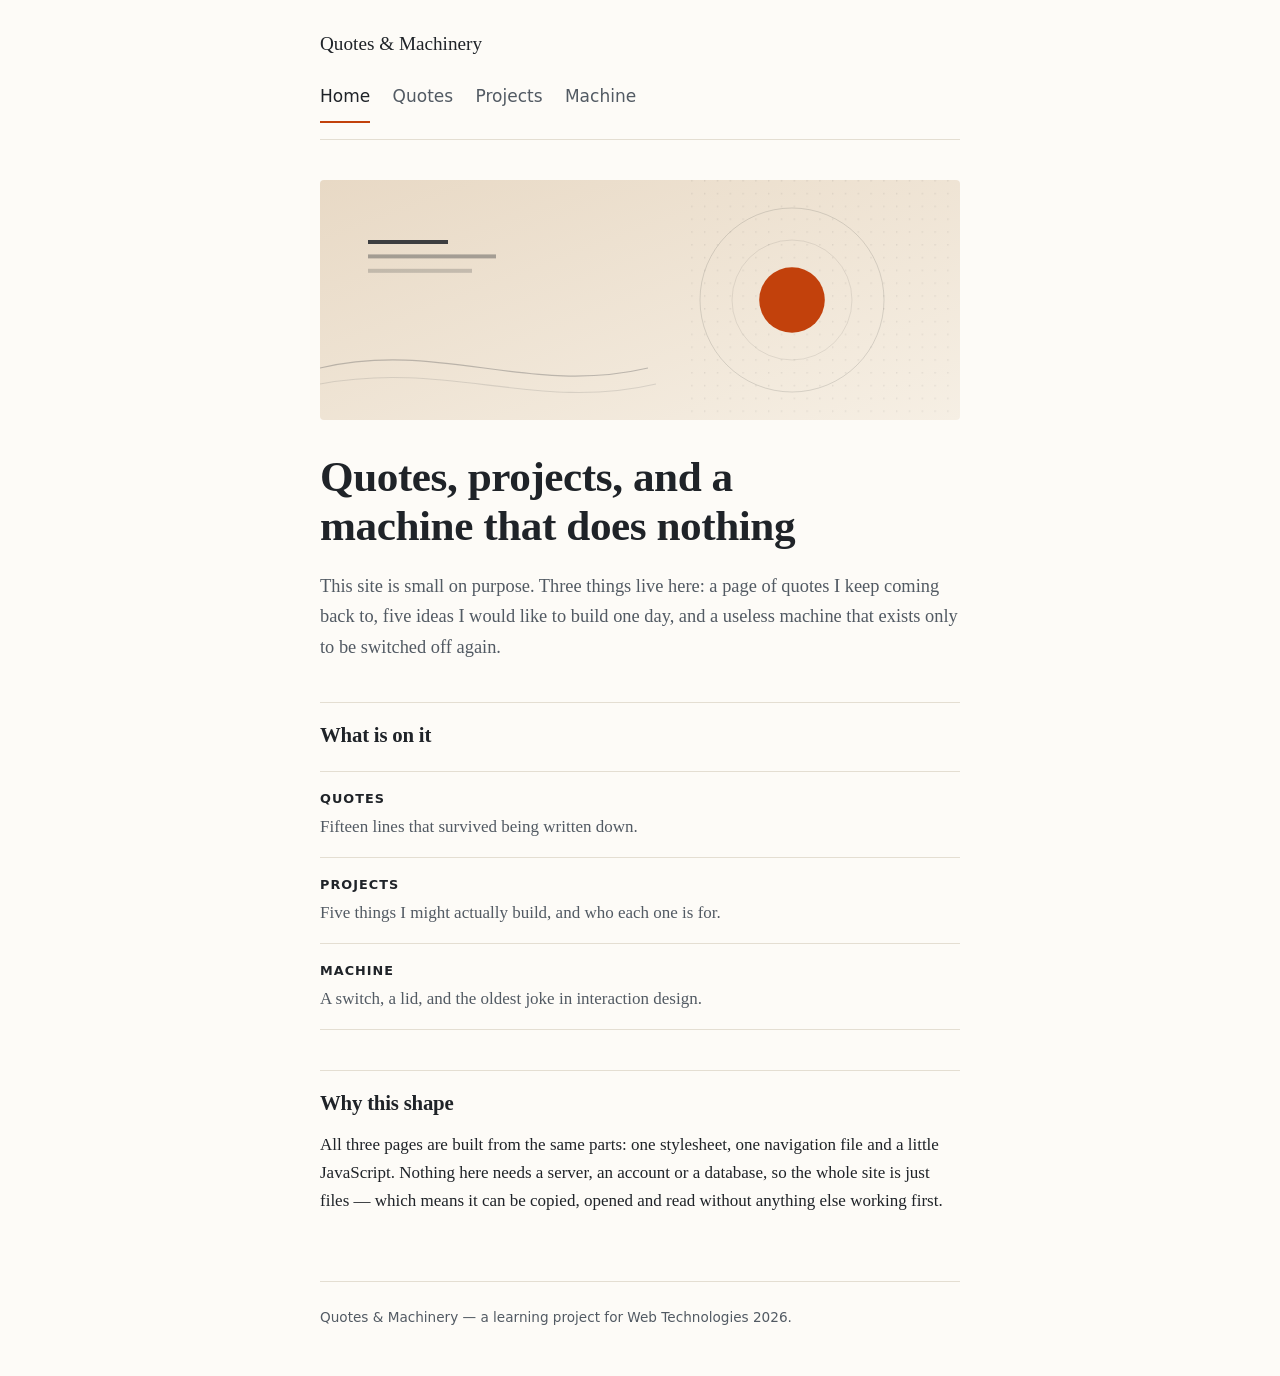
<file: index.html>
<!doctype html>
<html lang="en">
<head>
  <meta charset="utf-8">
  <meta name="viewport" content="width=device-width, initial-scale=1">
  <title>Quotes &amp; Machinery — my site</title>
  <meta name="description" content="A small personal site: quotes worth keeping, five things I want to build, and a machine that does nothing at all.">
  <meta property="og:title" content="Quotes &amp; Machinery — my site">
  <meta property="og:description" content="Fifteen quotes, five project ideas, and a machine that does nothing at all.">
  <meta property="og:url" content="https://hzxyf.github.io/my-site/">
  <meta property="og:type" content="website">
  <meta property="og:site_name" content="Quotes &amp; Machinery">
  <meta property="og:image" content="https://hzxyf.github.io/my-site/images/og-image.jpg">
  <meta name="twitter:card" content="summary_large_image">
  <link rel="icon" href="favicon-32.png" sizes="32x32">
  <link rel="apple-touch-icon" href="apple-touch-icon.png">
  <link rel="stylesheet" href="style.css">
</head>
<body>
  <header class="site-header">
    <a class="brand" href="index.html">Quotes &amp; Machinery</a>
    <nav aria-label="Primary" data-nav></nav>
  </header>

  <main id="main">
    <img class="hero" src="images/hero.svg"
         alt="Abstract illustration: overlapping circles and a warm diagonal field, with a deep orange dot at the centre.">

    <h1>Quotes, projects, and a machine that does nothing</h1>

    <p class="lede">
      This site is small on purpose. Three things live here: a page of quotes I keep
      coming back to, five ideas I would like to build one day, and a useless machine
      that exists only to be switched off again.
    </p>

    <h2>What is on it</h2>

    <ul class="index-list">
      <li>
        <a href="quotes.html">
          <strong>Quotes</strong>
          <span>Fifteen lines that survived being written down.</span>
        </a>
      </li>
      <li>
        <a href="project.html">
          <strong>Projects</strong>
          <span>Five things I might actually build, and who each one is for.</span>
        </a>
      </li>
      <li>
        <a href="machine.html">
          <strong>Machine</strong>
          <span>A switch, a lid, and the oldest joke in interaction design.</span>
        </a>
      </li>
    </ul>

    <h2>Why this shape</h2>

    <p>
      All three pages are built from the same parts: one stylesheet, one navigation file
      and a little JavaScript. Nothing here needs a server, an account or a database, so
      the whole site is just files — which means it can be copied, opened and read
      without anything else working first.
    </p>
  </main>

  <footer class="site-footer">
    <p>Quotes &amp; Machinery — a learning project for Web Technologies 2026.</p>
  </footer>

  <script src="nav.js" defer></script>
</body>
</html>
</file>
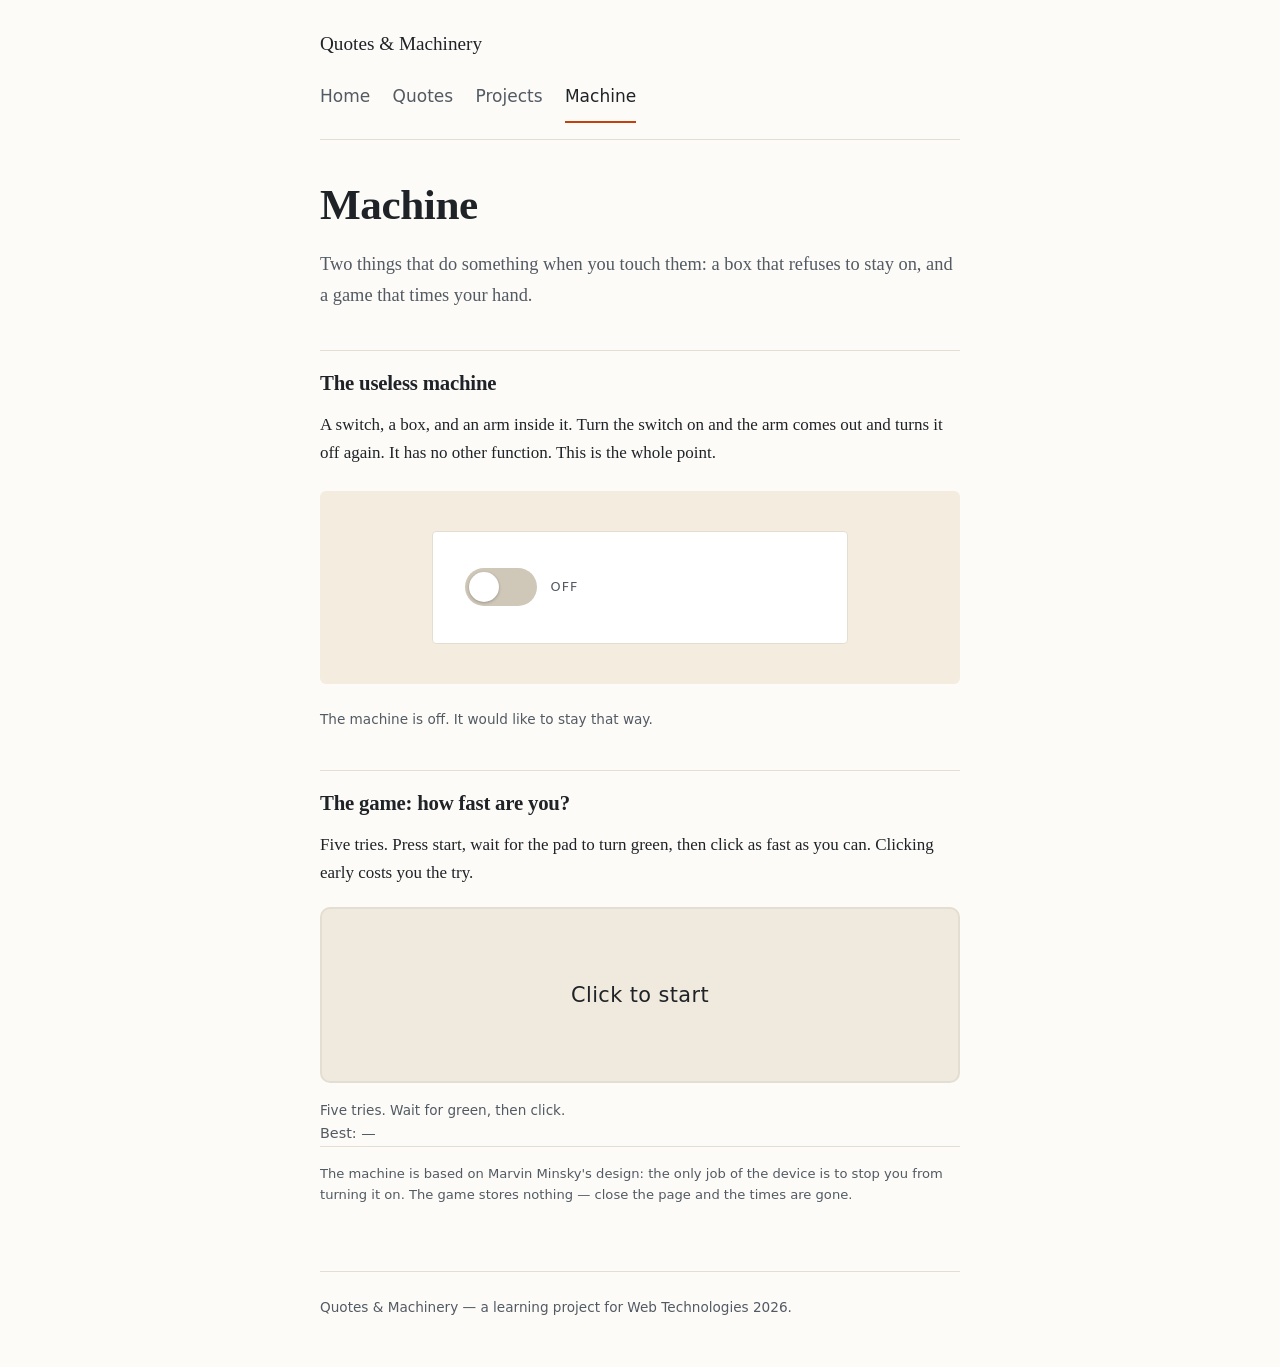
<file: machine.html>
<!doctype html>
<html lang="en">
<head>
  <meta charset="utf-8">
  <meta name="viewport" content="width=device-width, initial-scale=1">
  <title>Machine — Quotes &amp; Machinery</title>
  <meta name="description" content="A useless machine that switches itself off, and a small game that measures how fast you click.">
  <meta property="og:title" content="Machine — Quotes &amp; Machinery">
  <meta property="og:description" content="Fifteen quotes, five project ideas, and a machine that does nothing at all.">
  <meta property="og:url" content="https://hzxyf.github.io/my-site/machine.html">
  <meta property="og:type" content="website">
  <meta property="og:site_name" content="Quotes &amp; Machinery">
  <meta property="og:image" content="https://hzxyf.github.io/my-site/images/og-image.jpg">
  <meta name="twitter:card" content="summary_large_image">
  <link rel="icon" href="favicon-32.png" sizes="32x32">
  <link rel="apple-touch-icon" href="apple-touch-icon.png">
  <link rel="stylesheet" href="style.css">
</head>
<body>
  <header class="site-header">
    <a class="brand" href="index.html">Quotes &amp; Machinery</a>
    <nav aria-label="Primary" data-nav></nav>
  </header>

  <main id="main">
    <h1>Machine</h1>

    <p class="lede">
      Two things that do something when you touch them: a box that refuses to stay on,
      and a game that times your hand.
    </p>

    <section class="machine" aria-labelledby="machine-h">
      <h2 id="machine-h">The useless machine</h2>

      <p>
        A switch, a box, and an arm inside it. Turn the switch on and the arm comes out
        and turns it off again. It has no other function. This is the whole point.
      </p>

      <div class="machine__stage">
        <div class="machine__box">
          <button class="switch" type="button" role="switch" aria-checked="false"
                  id="machine-toggle" aria-describedby="machine-status">
            <span class="switch__track"><span class="switch__knob"></span></span>
            <span class="switch__label">Off</span>
          </button>
          <div class="machine__arm" aria-hidden="true"></div>
        </div>
      </div>

      <p id="machine-status" class="status" role="status">
        The machine is off. It would like to stay that way.
      </p>
    </section>

    <section class="game" aria-labelledby="game-h">
      <h2 id="game-h">The game: how fast are you?</h2>

      <p>
        Five tries. Press start, wait for the pad to turn green, then click as fast as
        you can. Clicking early costs you the try.
      </p>

      <button class="game__pad game__pad--idle" type="button" id="game-pad">
        Click to start
      </button>

      <p id="game-status" class="status" role="status">
        Five tries. Wait for green, then click.
      </p>

      <p class="game__best">Best: <span id="game-best">—</span></p>
    </section>

    <p class="note">
      The machine is based on Marvin Minsky's design: the only job of the device is to
      stop you from turning it on. The game stores nothing — close the page and the
      times are gone.
    </p>
  </main>

  <footer class="site-footer">
    <p>Quotes &amp; Machinery — a learning project for Web Technologies 2026.</p>
  </footer>

  <script src="nav.js" defer></script>
  <script src="machine.js" defer></script>
</body>
</html>
</file>
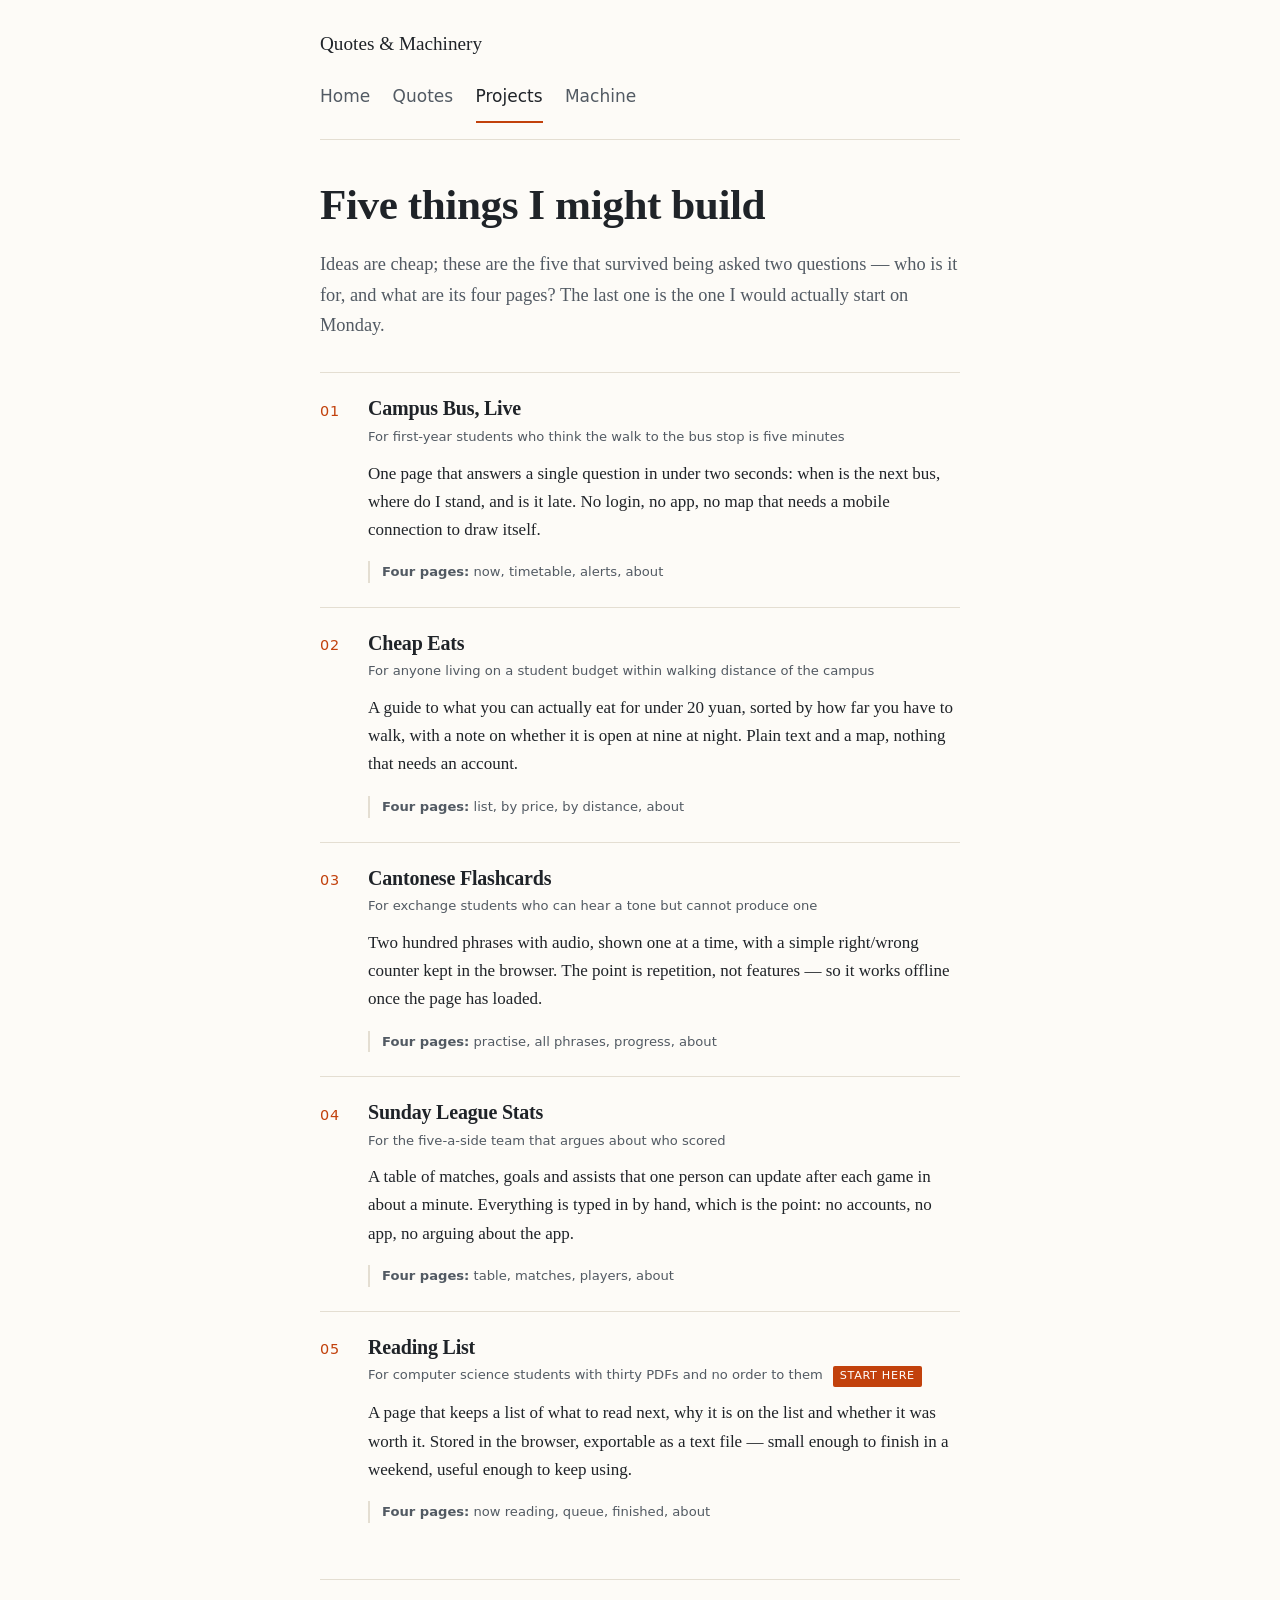
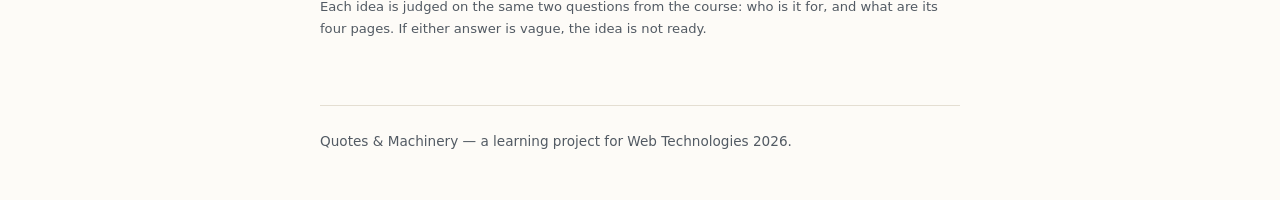
<file: project.html>
<!doctype html>
<html lang="en">
<head>
  <meta charset="utf-8">
  <meta name="viewport" content="width=device-width, initial-scale=1">
  <title>Projects — Quotes &amp; Machinery</title>
  <meta name="description" content="Five things I might build, who each one is for, and what its four pages would be.">
  <meta property="og:title" content="Projects — Quotes &amp; Machinery">
  <meta property="og:description" content="Fifteen quotes, five project ideas, and a machine that does nothing at all.">
  <meta property="og:url" content="https://hzxyf.github.io/my-site/project.html">
  <meta property="og:type" content="website">
  <meta property="og:site_name" content="Quotes &amp; Machinery">
  <meta property="og:image" content="https://hzxyf.github.io/my-site/images/og-image.jpg">
  <meta name="twitter:card" content="summary_large_image">
  <link rel="icon" href="favicon-32.png" sizes="32x32">
  <link rel="apple-touch-icon" href="apple-touch-icon.png">
  <link rel="stylesheet" href="style.css">
</head>
<body>
  <header class="site-header">
    <a class="brand" href="index.html">Quotes &amp; Machinery</a>
    <nav aria-label="Primary" data-nav></nav>
  </header>

  <main id="main">
    <h1>Five things I might build</h1>

    <p class="lede">
      Ideas are cheap; these are the five that survived being asked two questions —
      who is it for, and what are its four pages? The last one is the one I would
      actually start on Monday.
    </p>

    <ol class="idea-list">
      <li>
        <article>
          <h2>Campus Bus, Live</h2>
          <p class="meta">For first-year students who think the walk to the bus stop is five minutes</p>
          <p>
            One page that answers a single question in under two seconds: when is the
            next bus, where do I stand, and is it late. No login, no app, no map that
            needs a mobile connection to draw itself.
          </p>
          <p class="pages"><strong>Four pages:</strong> now, timetable, alerts, about</p>
        </article>
      </li>

      <li>
        <article>
          <h2>Cheap Eats</h2>
          <p class="meta">For anyone living on a student budget within walking distance of the campus</p>
          <p>
            A guide to what you can actually eat for under 20 yuan, sorted by how far
            you have to walk, with a note on whether it is open at nine at night. Plain
            text and a map, nothing that needs an account.
          </p>
          <p class="pages"><strong>Four pages:</strong> list, by price, by distance, about</p>
        </article>
      </li>

      <li>
        <article>
          <h2>Cantonese Flashcards</h2>
          <p class="meta">For exchange students who can hear a tone but cannot produce one</p>
          <p>
            Two hundred phrases with audio, shown one at a time, with a simple
            right/wrong counter kept in the browser. The point is repetition, not
            features — so it works offline once the page has loaded.
          </p>
          <p class="pages"><strong>Four pages:</strong> practise, all phrases, progress, about</p>
        </article>
      </li>

      <li>
        <article>
          <h2>Sunday League Stats</h2>
          <p class="meta">For the five-a-side team that argues about who scored</p>
          <p>
            A table of matches, goals and assists that one person can update after each
            game in about a minute. Everything is typed in by hand, which is the point:
            no accounts, no app, no arguing about the app.
          </p>
          <p class="pages"><strong>Four pages:</strong> table, matches, players, about</p>
        </article>
      </li>

      <li>
        <article>
          <h2>Reading List</h2>
          <p class="meta">For computer science students with thirty PDFs and no order to them <span class="tag">start here</span></p>
          <p>
            A page that keeps a list of what to read next, why it is on the list and
            whether it was worth it. Stored in the browser, exportable as a text file —
            small enough to finish in a weekend, useful enough to keep using.
          </p>
          <p class="pages"><strong>Four pages:</strong> now reading, queue, finished, about</p>
        </article>
      </li>
    </ol>

    <p class="note">
      Each idea is judged on the same two questions from the course: who is it for, and
      what are its four pages. If either answer is vague, the idea is not ready.
    </p>
  </main>

  <footer class="site-footer">
    <p>Quotes &amp; Machinery — a learning project for Web Technologies 2026.</p>
  </footer>

  <script src="nav.js" defer></script>
</body>
</html>
</file>
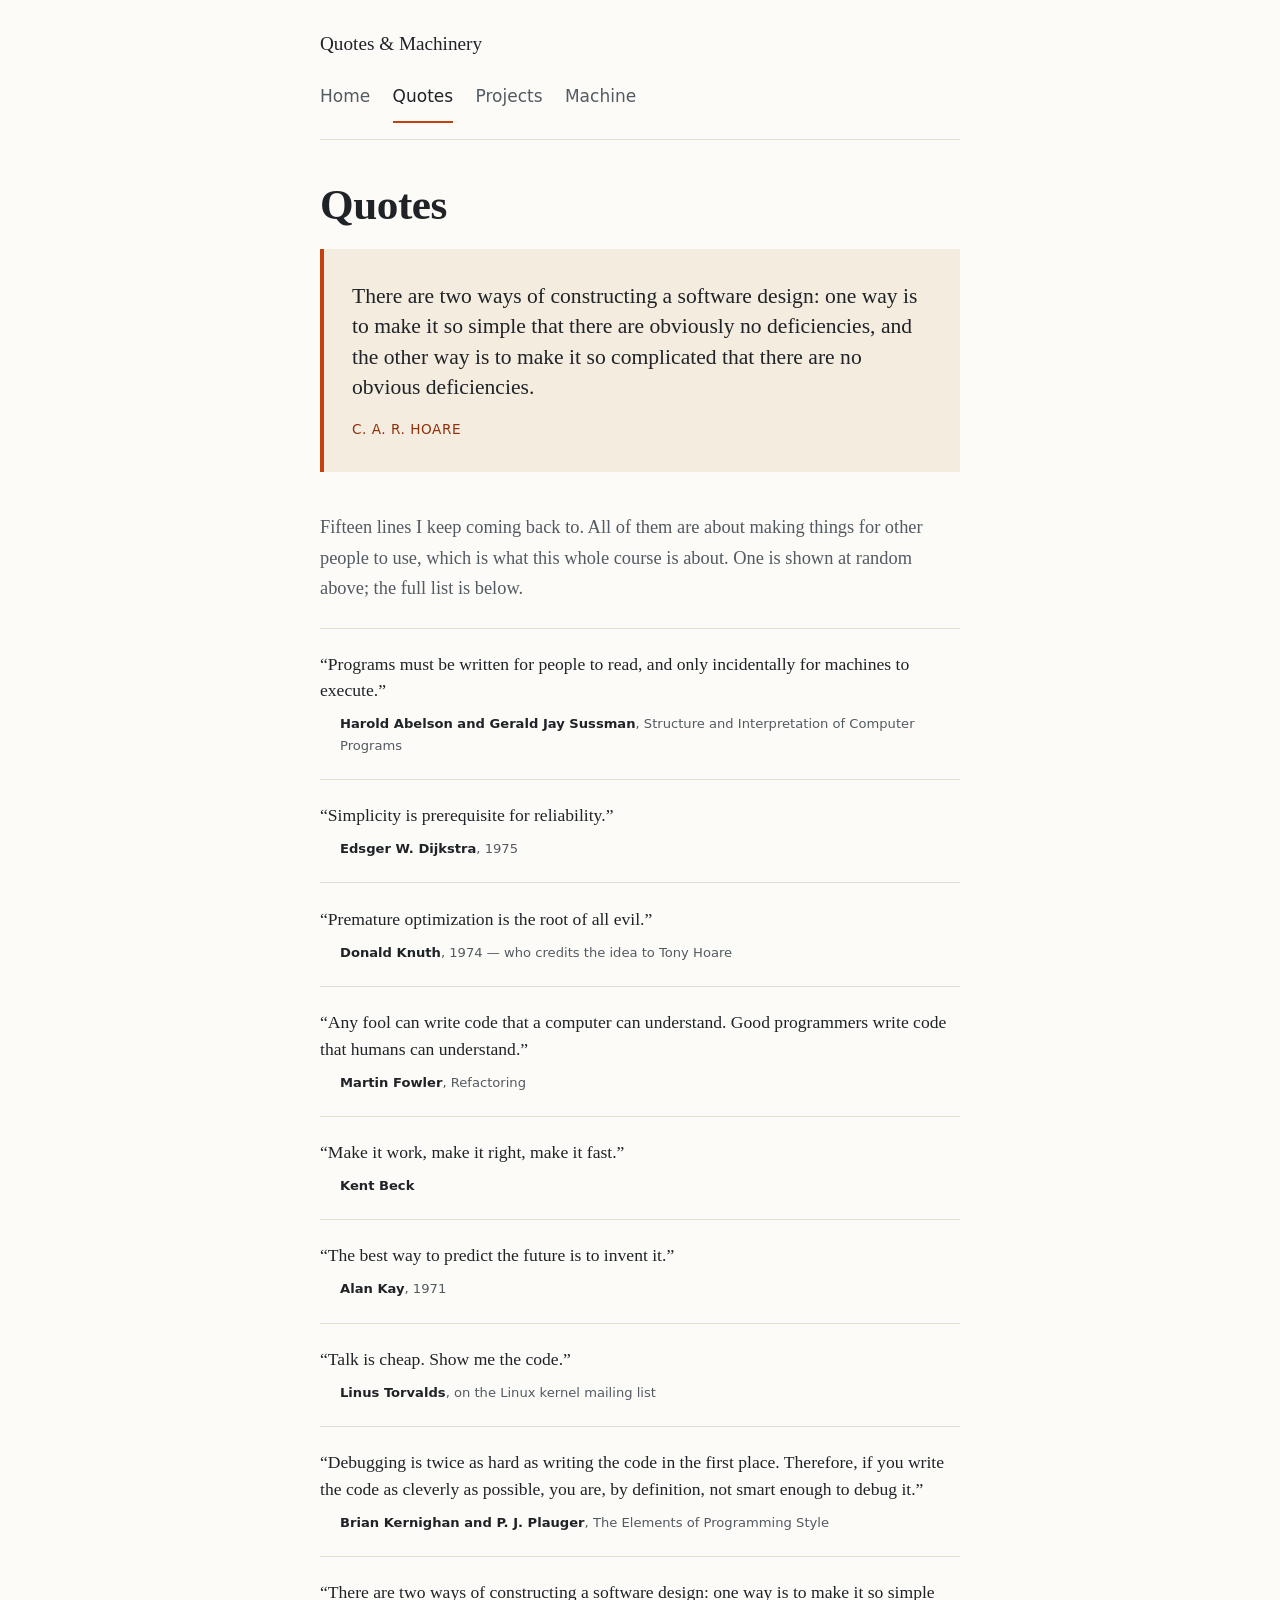
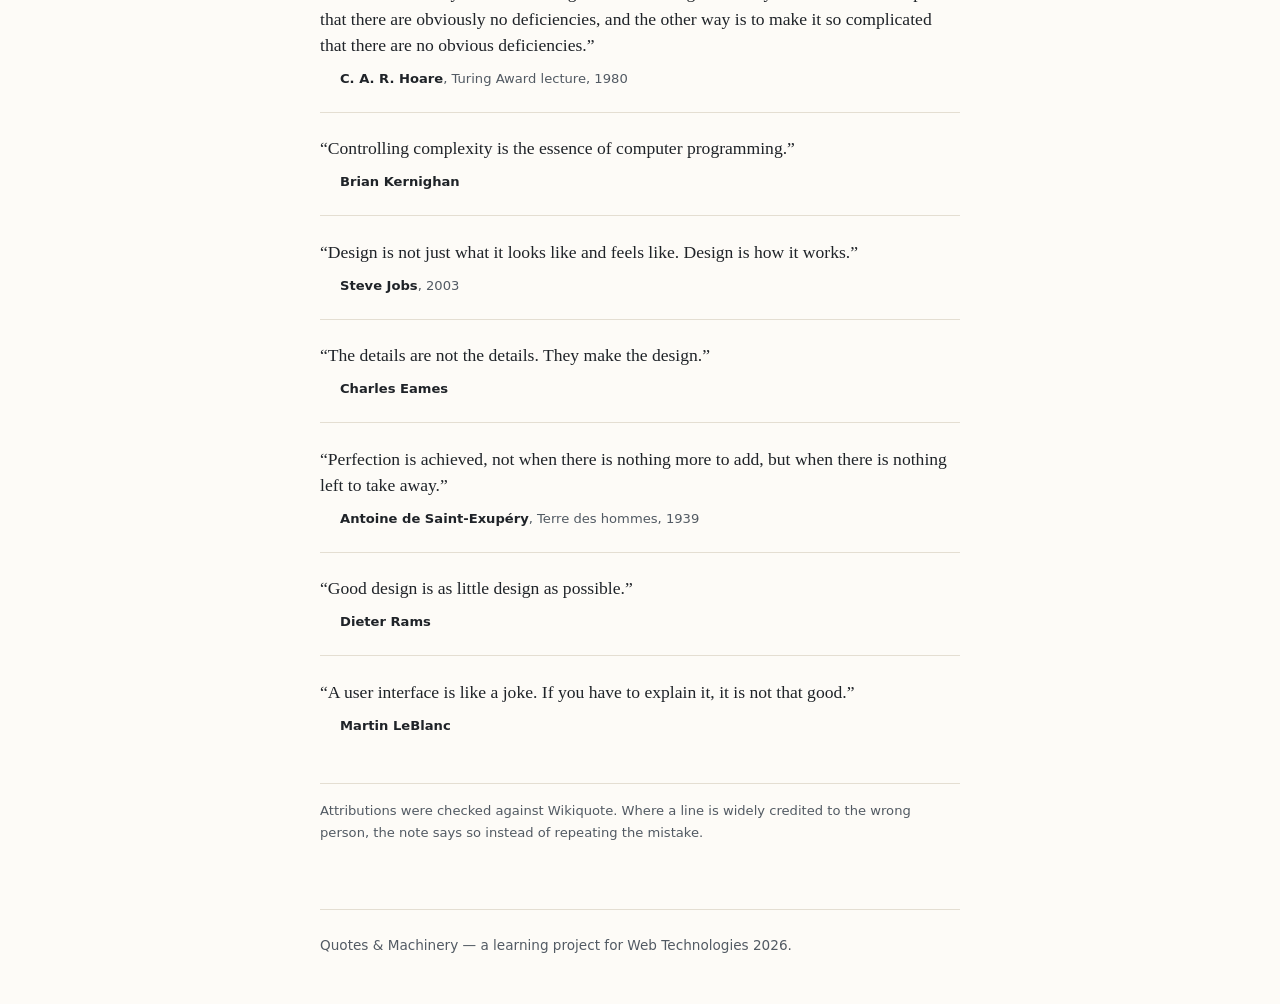
<file: quotes.html>
<!doctype html>
<html lang="en">
<head>
  <meta charset="utf-8">
  <meta name="viewport" content="width=device-width, initial-scale=1">
  <title>Quotes — Quotes &amp; Machinery</title>
  <meta name="description" content="Fifteen quotes about writing software, kept because they are still true.">
  <meta property="og:title" content="Quotes — Quotes &amp; Machinery">
  <meta property="og:description" content="Fifteen quotes, five project ideas, and a machine that does nothing at all.">
  <meta property="og:url" content="https://hzxyf.github.io/my-site/quotes.html">
  <meta property="og:type" content="website">
  <meta property="og:site_name" content="Quotes &amp; Machinery">
  <meta property="og:image" content="https://hzxyf.github.io/my-site/images/og-image.jpg">
  <meta name="twitter:card" content="summary_large_image">
  <link rel="icon" href="favicon-32.png" sizes="32x32">
  <link rel="apple-touch-icon" href="apple-touch-icon.png">
  <link rel="stylesheet" href="style.css">
</head>
<body>
  <header class="site-header">
    <a class="brand" href="index.html">Quotes &amp; Machinery</a>
    <nav aria-label="Primary" data-nav></nav>
  </header>

  <main id="main">
    <h1>Quotes</h1>

    <div class="quote-hero">
      <p class="quote-hero__text" id="random-quote">
        Programs must be written for people to read, and only incidentally for
        machines to execute.
      </p>
      <p class="quote-hero__author" id="random-author">
        Harold Abelson and Gerald Jay Sussman
      </p>
    </div>

    <p class="lede">
      Fifteen lines I keep coming back to. All of them are about making things for
      other people to use, which is what this whole course is about. One is shown at
      random above; the full list is below.
    </p>

    <ol class="quote-list">
      <li>
        <blockquote>
          <p>Programs must be written for people to read, and only incidentally for machines to execute.</p>
          <footer><cite>Harold Abelson and Gerald Jay Sussman</cite>, Structure and Interpretation of Computer Programs</footer>
        </blockquote>
      </li>
      <li>
        <blockquote>
          <p>Simplicity is prerequisite for reliability.</p>
          <footer><cite>Edsger W. Dijkstra</cite>, 1975</footer>
        </blockquote>
      </li>
      <li>
        <blockquote>
          <p>Premature optimization is the root of all evil.</p>
          <footer><cite>Donald Knuth</cite>, 1974 — who credits the idea to Tony Hoare</footer>
        </blockquote>
      </li>
      <li>
        <blockquote>
          <p>Any fool can write code that a computer can understand. Good programmers write code that humans can understand.</p>
          <footer><cite>Martin Fowler</cite>, Refactoring</footer>
        </blockquote>
      </li>
      <li>
        <blockquote>
          <p>Make it work, make it right, make it fast.</p>
          <footer><cite>Kent Beck</cite></footer>
        </blockquote>
      </li>
      <li>
        <blockquote>
          <p>The best way to predict the future is to invent it.</p>
          <footer><cite>Alan Kay</cite>, 1971</footer>
        </blockquote>
      </li>
      <li>
        <blockquote>
          <p>Talk is cheap. Show me the code.</p>
          <footer><cite>Linus Torvalds</cite>, on the Linux kernel mailing list</footer>
        </blockquote>
      </li>
      <li>
        <blockquote>
          <p>Debugging is twice as hard as writing the code in the first place. Therefore, if you write the code as cleverly as possible, you are, by definition, not smart enough to debug it.</p>
          <footer><cite>Brian Kernighan and P. J. Plauger</cite>, The Elements of Programming Style</footer>
        </blockquote>
      </li>
      <li>
        <blockquote>
          <p>There are two ways of constructing a software design: one way is to make it so simple that there are obviously no deficiencies, and the other way is to make it so complicated that there are no obvious deficiencies.</p>
          <footer><cite>C. A. R. Hoare</cite>, Turing Award lecture, 1980</footer>
        </blockquote>
      </li>
      <li>
        <blockquote>
          <p>Controlling complexity is the essence of computer programming.</p>
          <footer><cite>Brian Kernighan</cite></footer>
        </blockquote>
      </li>
      <li>
        <blockquote>
          <p>Design is not just what it looks like and feels like. Design is how it works.</p>
          <footer><cite>Steve Jobs</cite>, 2003</footer>
        </blockquote>
      </li>
      <li>
        <blockquote>
          <p>The details are not the details. They make the design.</p>
          <footer><cite>Charles Eames</cite></footer>
        </blockquote>
      </li>
      <li>
        <blockquote>
          <p>Perfection is achieved, not when there is nothing more to add, but when there is nothing left to take away.</p>
          <footer><cite>Antoine de Saint-Exupéry</cite>, Terre des hommes, 1939</footer>
        </blockquote>
      </li>
      <li>
        <blockquote>
          <p>Good design is as little design as possible.</p>
          <footer><cite>Dieter Rams</cite></footer>
        </blockquote>
      </li>
      <li>
        <blockquote>
          <p>A user interface is like a joke. If you have to explain it, it is not that good.</p>
          <footer><cite>Martin LeBlanc</cite></footer>
        </blockquote>
      </li>
    </ol>

    <p class="note">
      Attributions were checked against Wikiquote. Where a line is widely credited to
      the wrong person, the note says so instead of repeating the mistake.
    </p>
  </main>

  <footer class="site-footer">
    <p>Quotes &amp; Machinery — a learning project for Web Technologies 2026.</p>
  </footer>

  <script src="nav.js" defer></script>
  <script src="quotes.js" defer></script>
</body>
</html>
</file>
<file: style.css>
/* Quotes & Machinery — one stylesheet, no frameworks. */

:root {
  --paper: #fdfbf7;
  --ink: #1f2328;
  --ink-soft: #525a63;
  --line: #e4ded2;
  --accent: #c2410c;
  --accent-dark: #8f300a;
  --serif: "Iowan Old Style", "Palatino Linotype", Palatino, Georgia, serif;
  --sans: system-ui, -apple-system, "Segoe UI", Roboto, Arial, sans-serif;
  --measure: 40rem;
}

*, *::before, *::after { box-sizing: border-box; }

body {
  margin: 0;
  background: var(--paper);
  color: var(--ink);
  font-family: var(--serif);
  font-size: 1.0625rem;
  line-height: 1.65;
}

header, main, footer {
  width: min(100% - 2.5rem, var(--measure));
  margin-inline: auto;
}

.site-header {
  padding-block: 1.75rem 1rem;
  border-bottom: 1px solid var(--line);
  font-family: var(--sans);
}

.brand {
  display: inline-block;
  margin-bottom: 0.75rem;
  font-family: var(--serif);
  font-size: 1.2rem;
  color: var(--ink);
  text-decoration: none;
}

nav ul {
  display: flex;
  flex-wrap: wrap;
  gap: 0.25rem 1.4rem;
  margin: 0;
  padding: 0;
  list-style: none;
}

nav a {
  display: inline-block;
  padding: 0.65rem 0;
  color: var(--ink-soft);
  text-decoration: none;
  border-bottom: 2px solid transparent;
}

nav a:hover { color: var(--ink); }

nav a[aria-current="page"] {
  color: var(--ink);
  border-bottom-color: var(--accent);
}

main { padding-block: 2.5rem 3rem; }

.hero {
  display: block;
  width: 100%;
  height: auto;
  border-radius: 4px;
  margin-bottom: 2rem;
}

h1, h2 {
  font-weight: 600;
  line-height: 1.15;
  letter-spacing: -0.01em;
}

h1 {
  font-size: clamp(1.9rem, 5vw, 2.7rem);
  margin: 0 0 1.25rem;
  text-wrap: balance;
}

h2 {
  font-size: 1.3rem;
  margin: 2.5rem 0 1rem;
  padding-top: 1.25rem;
  border-top: 1px solid var(--line);
}

p { margin: 0 0 1.1rem; }

.lede { font-size: 1.15rem; color: var(--ink-soft); }

a { color: var(--accent-dark); text-underline-offset: 2px; }

.index-list {
  margin: 1.5rem 0;
  padding: 0;
  list-style: none;
  border-top: 1px solid var(--line);
}

.index-list li { border-bottom: 1px solid var(--line); }

.index-list a {
  display: block;
  padding: 1rem 0;
  color: var(--ink);
  text-decoration: none;
}

.index-list a:hover strong { color: var(--accent-dark); }

.index-list strong {
  display: block;
  font-family: var(--sans);
  font-size: 0.8rem;
  letter-spacing: 0.08em;
  text-transform: uppercase;
  margin-bottom: 0.25rem;
}

.index-list span { color: var(--ink-soft); }

.site-footer {
  padding-block: 1.5rem 3rem;
  border-top: 1px solid var(--line);
  font-family: var(--sans);
  font-size: 0.85rem;
  color: var(--ink-soft);
}

.site-footer p { margin: 0; }

:focus-visible {
  outline: 2px solid var(--accent-dark);
  outline-offset: 3px;
}

@media (max-width: 30rem) {
  body { font-size: 1rem; }
  nav ul { gap: 0.15rem 1.1rem; }
  h2 { font-size: 1.2rem; }
}

/* Quotes page */

.quote-hero {
  margin: 0 0 2.5rem;
  padding: 2rem 1.75rem;
  background: #f5ece0;
  border-left: 4px solid var(--accent);
}

.quote-hero__text {
  margin: 0 0 1rem;
  font-size: 1.35rem;
  line-height: 1.4;
}

.quote-hero__author {
  margin: 0;
  font-family: var(--sans);
  font-size: 0.85rem;
  letter-spacing: 0.04em;
  text-transform: uppercase;
  color: var(--accent-dark);
}

.quote-list {
  margin: 1.5rem 0;
  padding: 0;
  list-style: none;
  counter-reset: quote;
}

.quote-list li {
  padding: 1.4rem 0;
  border-top: 1px solid var(--line);
}

blockquote { margin: 0; }

blockquote p {
  margin: 0 0 0.6rem;
  font-size: 1.1rem;
  line-height: 1.5;
}

blockquote p::before { content: "\201C"; }
blockquote p::after { content: "\201D"; }

blockquote footer {
  font-family: var(--sans);
  font-size: 0.82rem;
  color: var(--ink-soft);
}

blockquote cite {
  font-style: normal;
  font-weight: 600;
  color: var(--ink);
}

.note {
  font-family: var(--sans);
  font-size: 0.82rem;
  color: var(--ink-soft);
  border-top: 1px solid var(--line);
  padding-top: 1rem;
}

/* Projects page */

.idea-list {
  margin: 2rem 0;
  padding: 0;
  list-style: none;
  counter-reset: idea;
}

.idea-list > li {
  counter-increment: idea;
  position: relative;
  padding: 1.5rem 0 1.5rem 3rem;
  border-top: 1px solid var(--line);
}

.idea-list > li::before {
  content: counter(idea, decimal-leading-zero);
  position: absolute;
  left: 0;
  top: 1.65rem;
  font-family: var(--sans);
  font-size: 0.9rem;
  letter-spacing: 0.05em;
  color: var(--accent);
}

.idea-list h2 {
  margin: 0 0 0.35rem;
  padding-top: 0;
  border-top: 0;
  font-size: 1.25rem;
}

.meta {
  margin: 0 0 0.75rem;
  font-family: var(--sans);
  font-size: 0.82rem;
  color: var(--ink-soft);
}

.idea-list p:last-child { margin-bottom: 0; }

.pages {
  font-family: var(--sans);
  font-size: 0.82rem;
  color: var(--ink-soft);
  border-left: 2px solid var(--line);
  padding-left: 0.75rem;
}

.tag {
  display: inline-block;
  margin-left: 0.35rem;
  padding: 0.1rem 0.45rem;
  background: var(--accent);
  color: #fff;
  font-size: 0.7rem;
  letter-spacing: 0.06em;
  text-transform: uppercase;
  border-radius: 2px;
}

/* Machine page */

.machine__stage {
  margin: 1.5rem 0;
  padding: 2.5rem 1.25rem;
  background: #f5ece0;
  border-radius: 6px;
}

.machine__box {
  position: relative;
  overflow: hidden;
  max-width: 26rem;
  margin-inline: auto;
  padding: 1.75rem;
  background: #fff;
  border: 1px solid var(--line);
  border-radius: 4px;
}

.switch {
  display: inline-flex;
  align-items: center;
  gap: 0.85rem;
  padding: 0.5rem 0.25rem;
  border: 0;
  background: none;
  font-family: var(--sans);
  cursor: pointer;
}

.switch__track {
  position: relative;
  display: block;
  width: 72px;
  height: 38px;
  background: #cfc7b8;
  border-radius: 999px;
  transition: background 200ms ease;
}

.switch__knob {
  position: absolute;
  top: 4px;
  left: 4px;
  width: 30px;
  height: 30px;
  background: #fff;
  border-radius: 50%;
  box-shadow: 0 1px 3px rgba(31, 35, 40, 0.3);
  transition: transform 200ms ease;
}

.switch__label {
  font-size: 0.8rem;
  letter-spacing: 0.08em;
  text-transform: uppercase;
  color: var(--ink-soft);
}

.machine.is-on .switch__track { background: var(--accent); }
.machine.is-on .switch__knob { transform: translateX(34px); }

.machine__arm {
  position: absolute;
  top: 50%;
  right: 0;
  width: 52%;
  height: 18px;
  margin-top: -9px;
  background: #cfc7b8;
  border-radius: 9px 0 0 9px;
  transform: translateX(115%);
  transition: transform 700ms ease;
}

.machine__arm::before {
  content: "";
  position: absolute;
  left: -6px;
  top: 50%;
  width: 26px;
  height: 26px;
  margin-top: -13px;
  background: #b8ae9c;
  border-radius: 50%;
}

.machine.is-reaching .machine__arm { transform: translateX(0); }

.status {
  margin: 0.75rem 0 0;
  min-height: 1.6em;
  font-family: var(--sans);
  font-size: 0.85rem;
  color: var(--ink-soft);
}

.game__pad {
  display: block;
  width: 100%;
  min-height: 11rem;
  margin: 1.25rem 0 1rem;
  padding: 1rem;
  border: 2px solid var(--line);
  border-radius: 10px;
  background: #f0e9dd;
  color: var(--ink);
  font-family: var(--sans);
  font-size: 1.3rem;
  letter-spacing: 0.02em;
  cursor: pointer;
  transition: background 140ms ease, border-color 140ms ease;
}

.game__pad--idle {
  background: #f0e9dd;
  color: var(--ink);
}

.game__pad--waiting {
  background: #e7dccb;
  color: var(--ink-soft);
}

.game__pad--ready {
  background: #1f7a4d;
  border-color: #1f7a4d;
  color: #fff;
}

.game__best {
  margin: 0;
  font-family: var(--sans);
  font-size: 0.9rem;
  color: var(--ink-soft);
}

@media (prefers-reduced-motion: reduce) {
  .switch__track,
  .switch__knob,
  .machine__arm,
  .game__pad { transition: none; }
}
</file>
